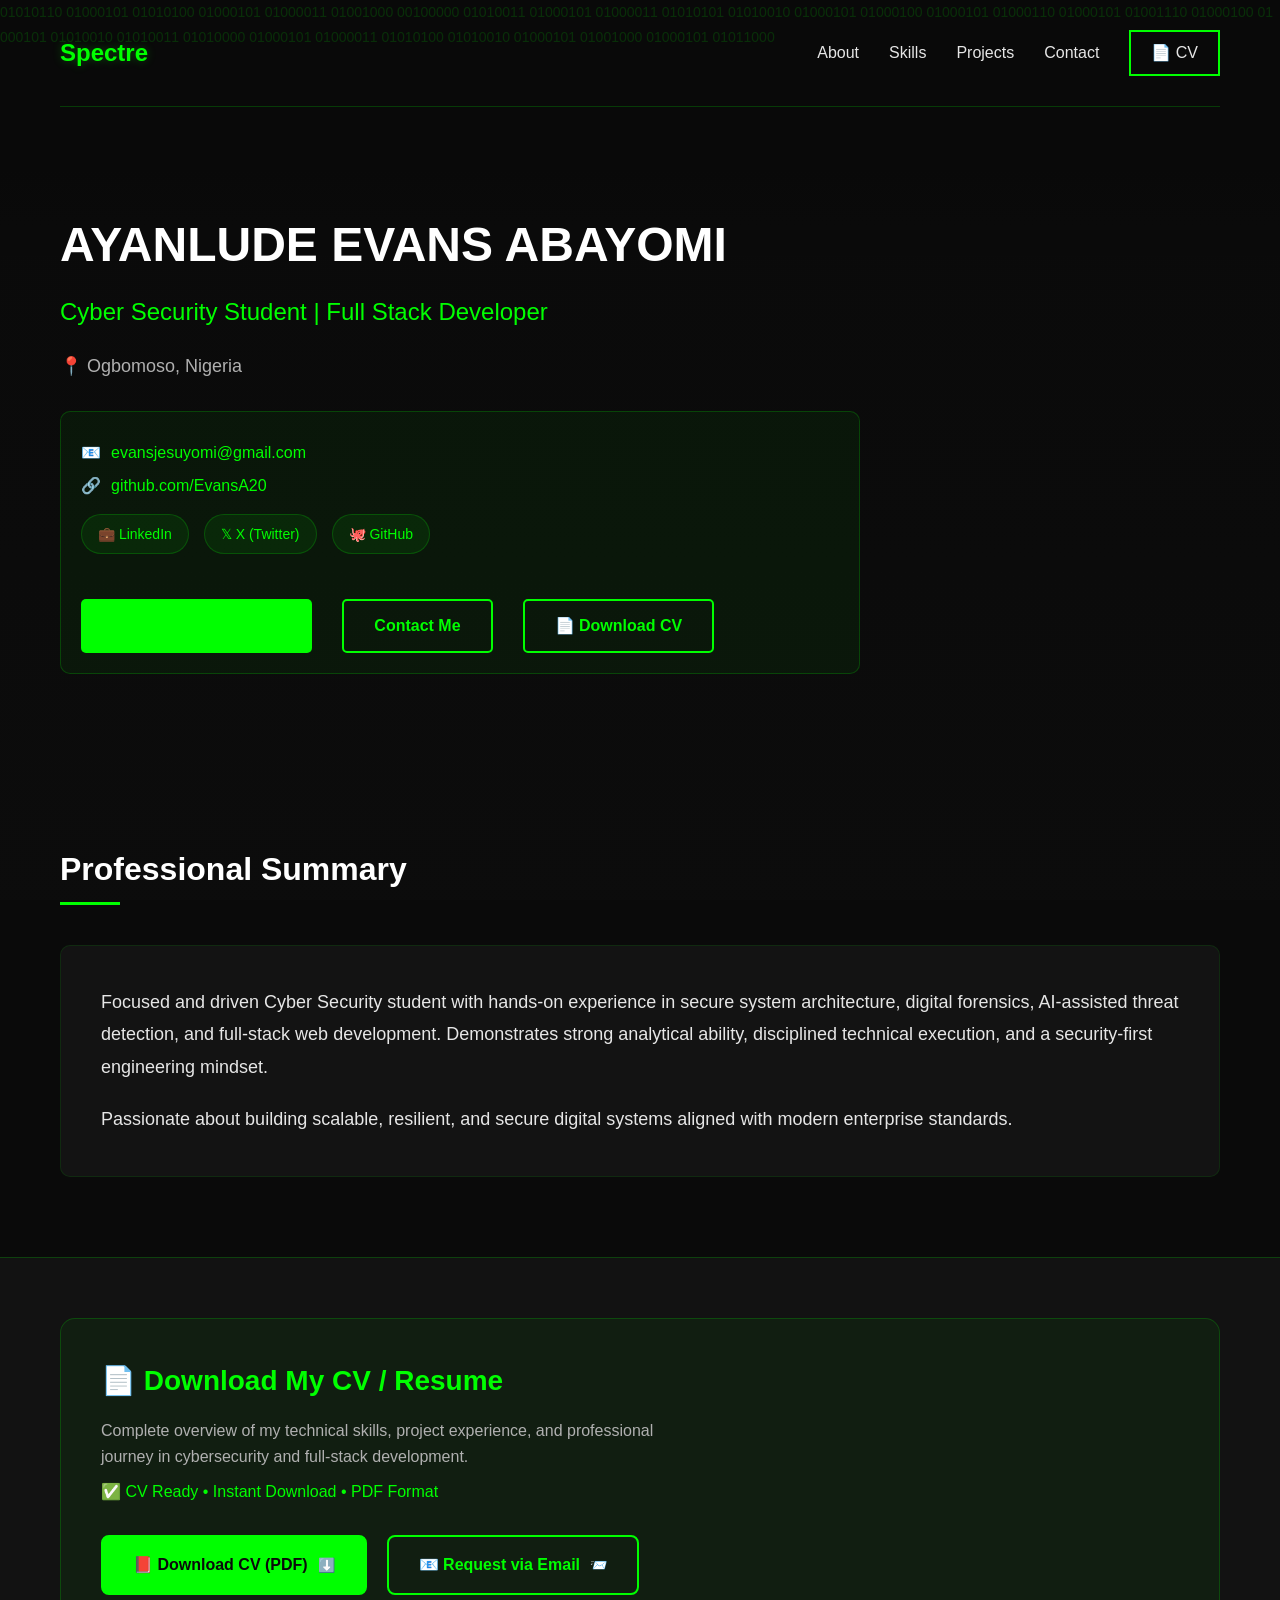
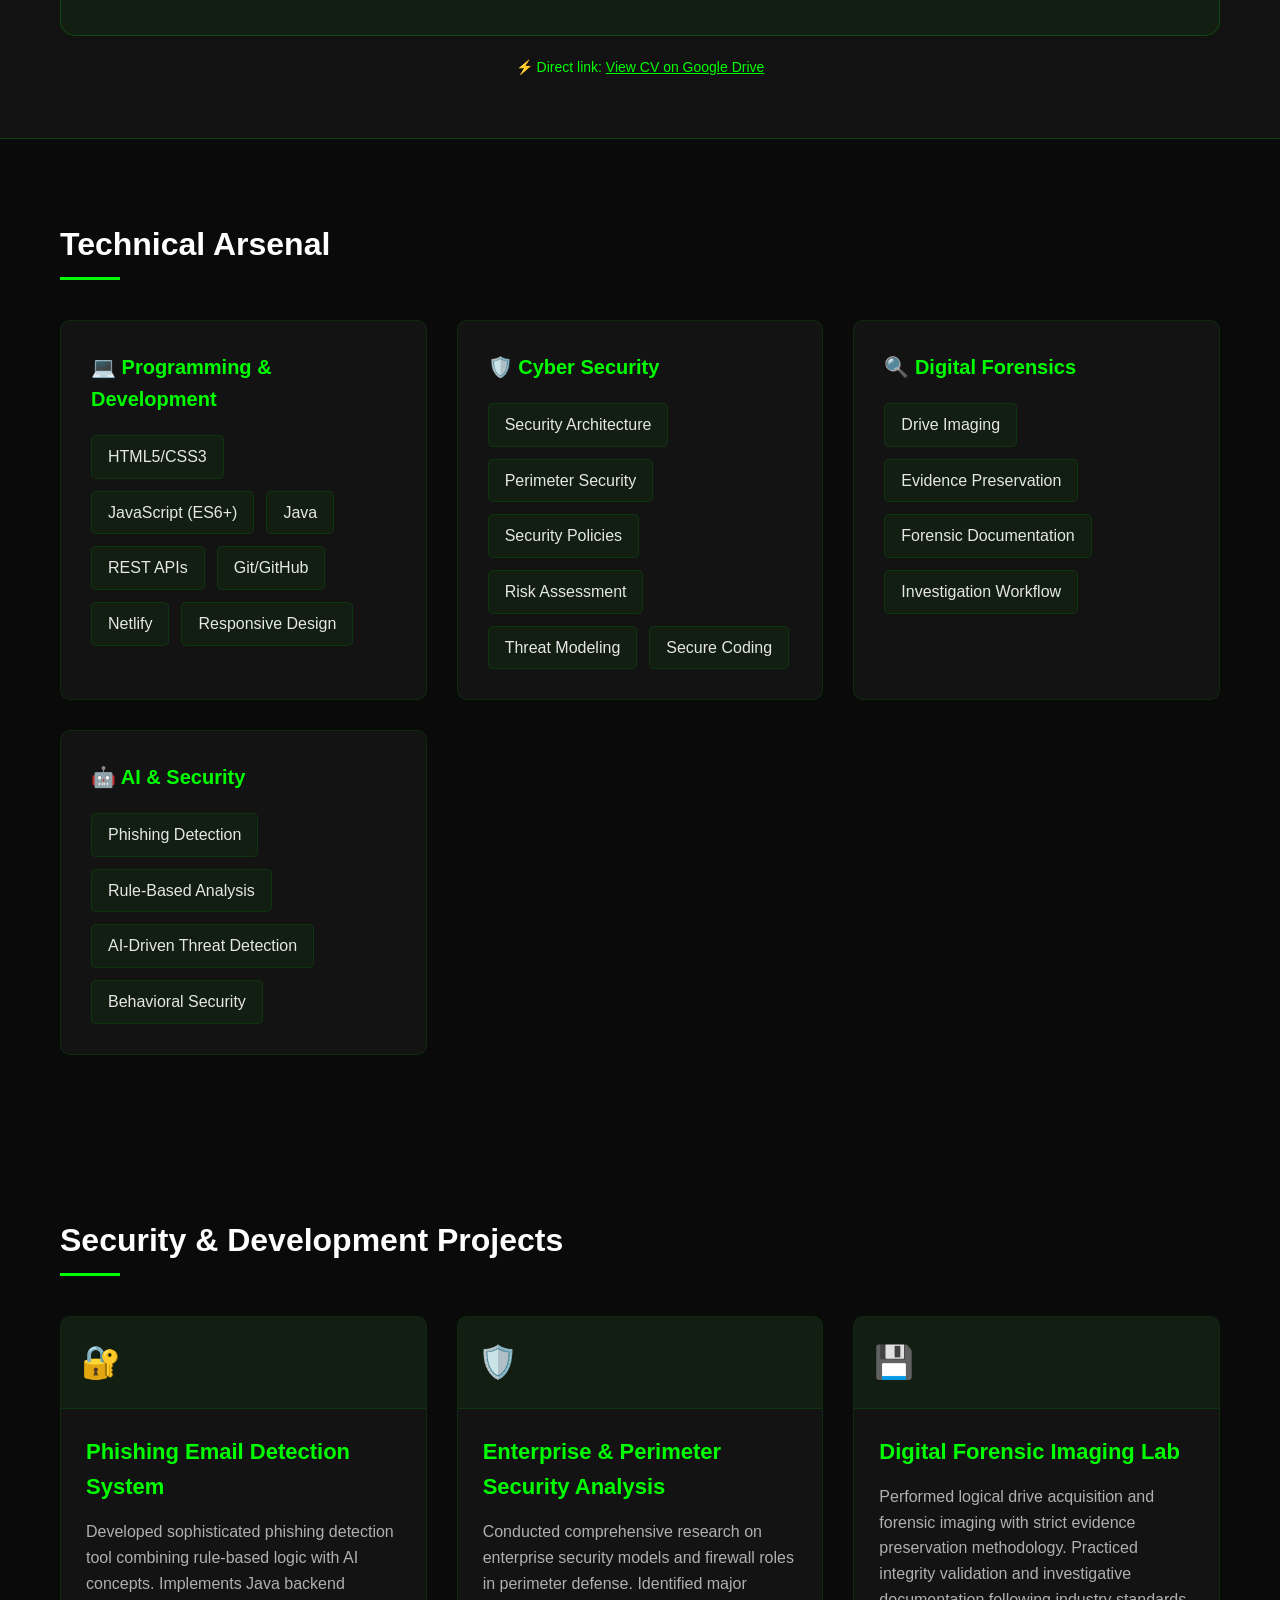
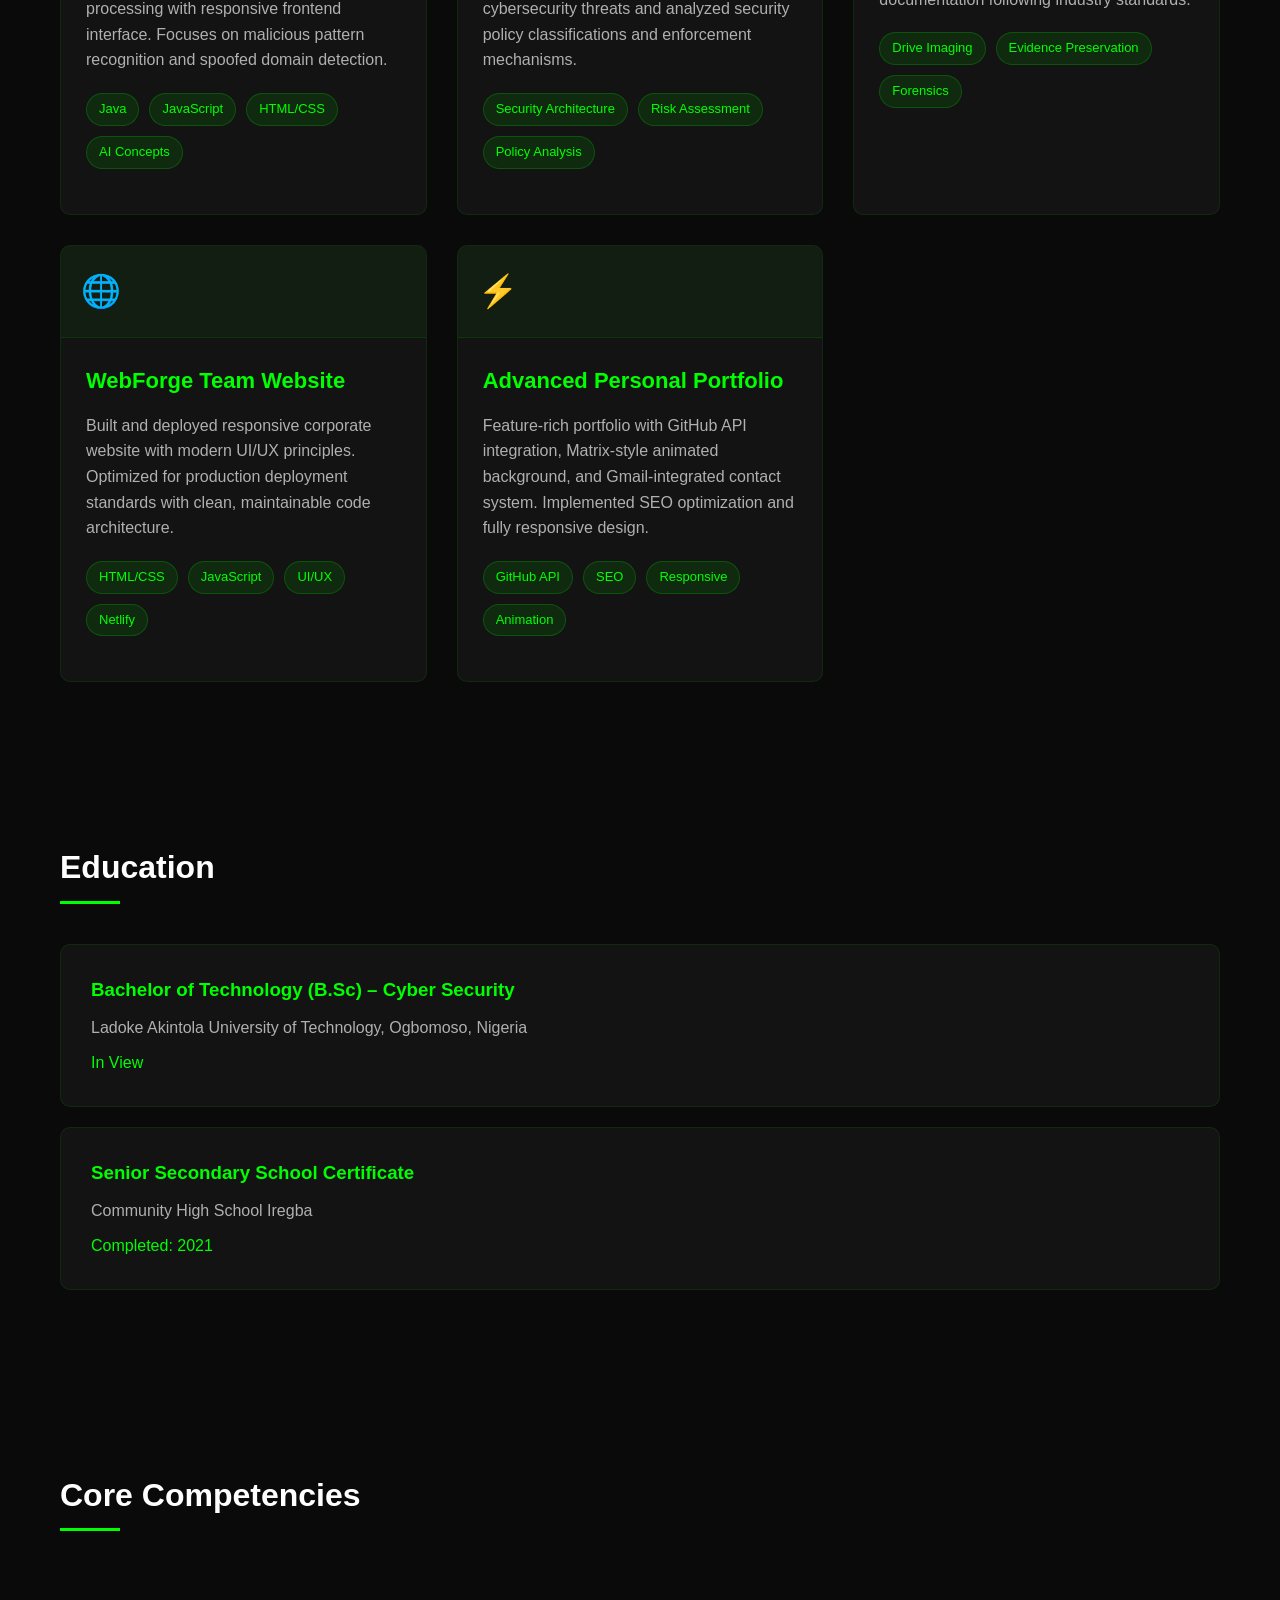
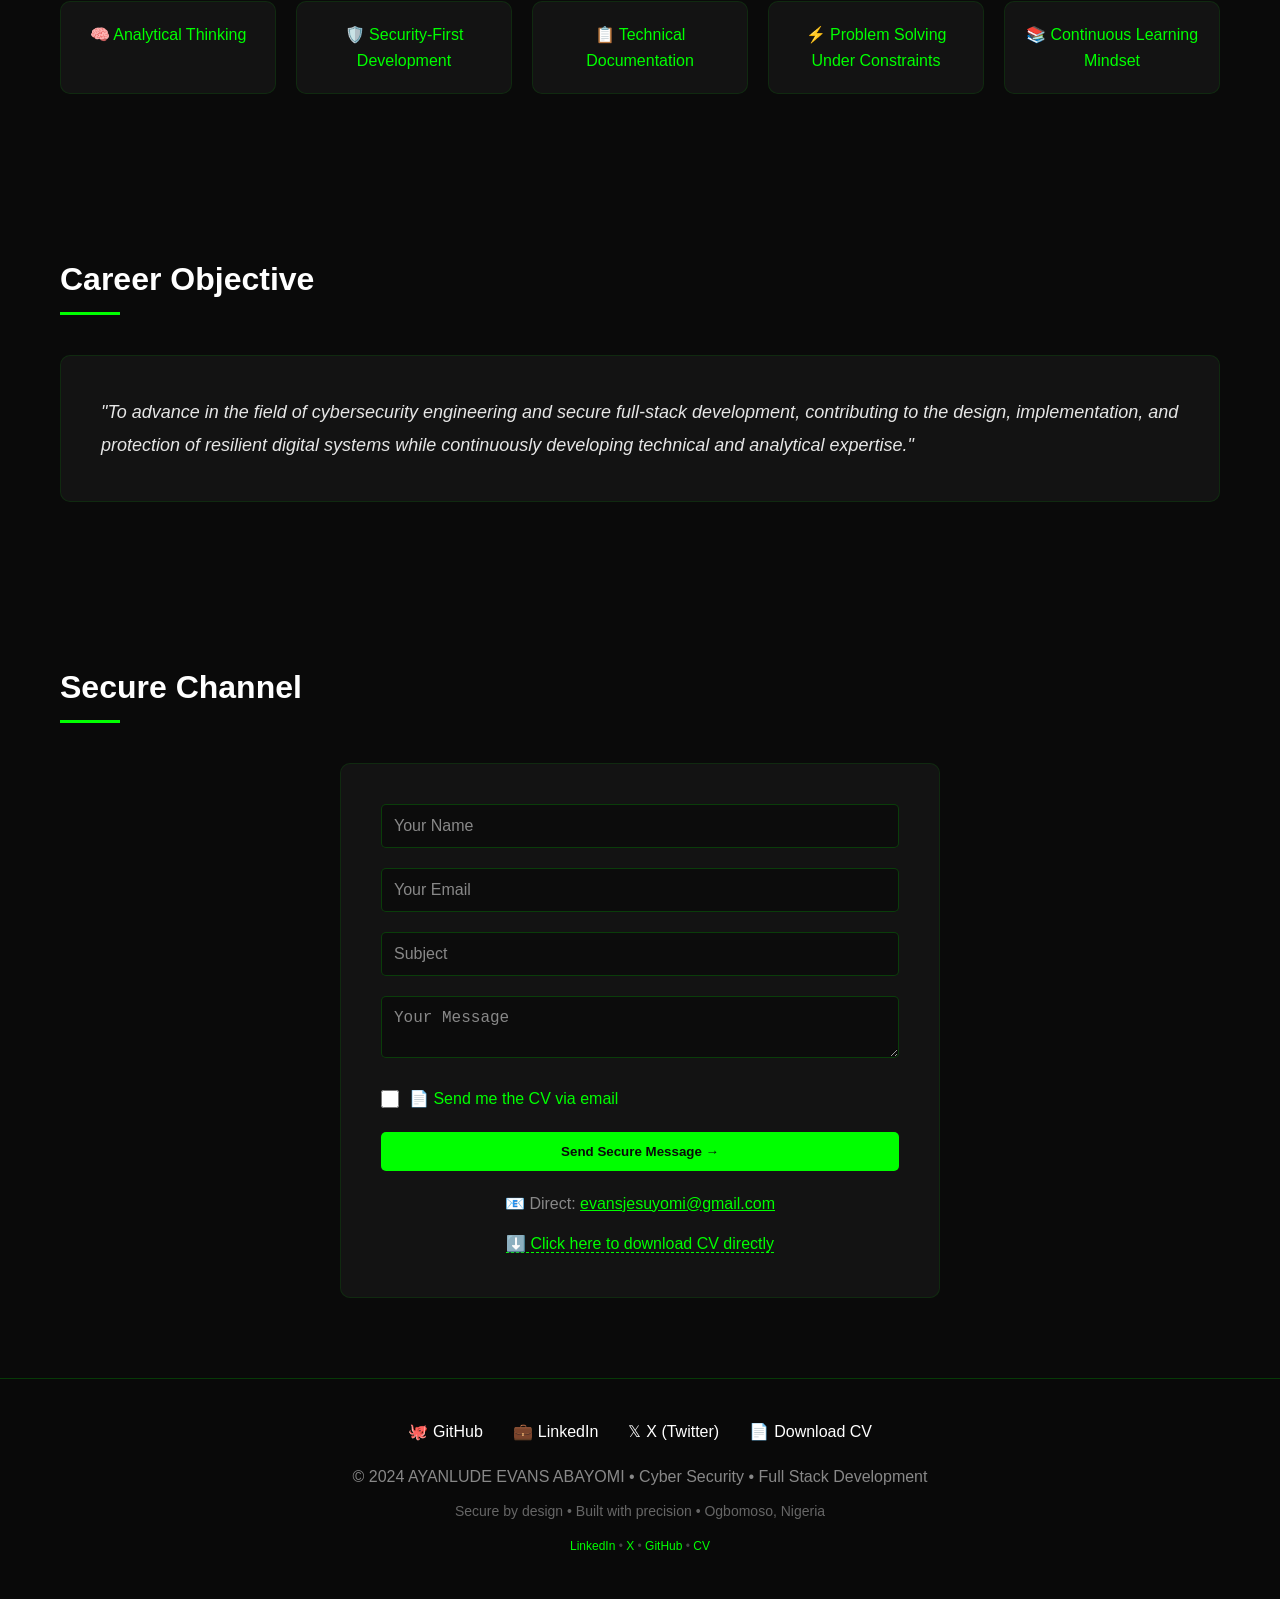
<file: index.html>
<!DOCTYPE html>
<html lang="en">
<head>
    <meta charset="UTF-8">
    <meta name="viewport" content="width=device-width, initial-scale=1.0">
    <title>AYANLUDE EVANS ABAYOMI | Cyber Security & Full Stack Developer</title>
    <style>
        * {
            margin: 0;
            padding: 0;
            box-sizing: border-box;
        }

        body {
            font-family: 'Inter', -apple-system, BlinkMacSystemFont, 'Segoe UI', Roboto, Oxygen, Ubuntu, sans-serif;
            line-height: 1.6;
            color: #e6e6e6;
            background: #0a0a0a;
        }

        .container {
            max-width: 1200px;
            margin: 0 auto;
            padding: 0 20px;
        }

        /* Matrix-style animated background */
        .matrix-bg {
            position: fixed;
            top: 0;
            left: 0;
            width: 100%;
            height: 100%;
            z-index: -1;
            opacity: 0.15;
            background: linear-gradient(180deg, #0a0a0a 0%, #1a1a1a 100%);
        }

        .matrix-bg::before {
            content: "01010110 01000101 01010100 01000101 01000011 01001000 00100000 01010011 01000101 01000011 01010101 01010010 01000101 01000100 01000101 01000110 01000101 01001110 01000100 01000101 01010010 01010011 01010000 01000101 01000011 01010100 01010010 01000101 01001000 01000101 01011000";
            position: absolute;
            color: #00ff00;
            font-size: 14px;
            line-height: 1.8;
            white-space: pre-wrap;
            word-break: break-all;
            animation: matrix 20s linear infinite;
        }

        @keyframes matrix {
            0% { transform: translateY(-100%); }
            100% { transform: translateY(100%); }
        }

        /* Navigation */
        nav {
            padding: 30px 0;
            display: flex;
            justify-content: space-between;
            align-items: center;
            border-bottom: 1px solid rgba(0, 255, 0, 0.2);
        }

        .logo {
            font-size: 24px;
            font-weight: 700;
            text-decoration: none;
            color: #00ff00;
            text-shadow: 0 0 10px rgba(0, 255, 0, 0.3);
        }

        .nav-links {
            display: flex;
            gap: 30px;
            align-items: center;
        }

        .nav-links a {
            text-decoration: none;
            color: #e6e6e6;
            transition: color 0.3s;
            font-weight: 500;
        }

        .nav-links a:hover {
            color: #00ff00;
        }

        /* Buttons */
        .btn {
            display: inline-block;
            padding: 12px 30px;
            background: #00ff00;
            color: #0a0a0a;
            text-decoration: none;
            border-radius: 5px;
            transition: all 0.3s;
            border: none;
            cursor: pointer;
            font-weight: 600;
            margin-right: 15px;
        }

        .btn:hover {
            background: #00cc00;
            box-shadow: 0 0 20px rgba(0, 255, 0, 0.3);
        }

        .btn-outline {
            background: transparent;
            border: 2px solid #00ff00;
            color: #00ff00;
        }

        .btn-outline:hover {
            background: #00ff00;
            color: #0a0a0a;
        }

        .btn-cv {
            background: transparent;
            border: 2px solid #00ff00;
            color: #00ff00;
            display: inline-flex;
            align-items: center;
            gap: 8px;
        }

        .btn-cv:hover {
            background: #00ff00;
            color: #0a0a0a;
        }

        /* Hero Section */
        .hero {
            padding: 100px 0 60px;
            text-align: left;
        }

        .hero-content {
            max-width: 800px;
        }

        .hero h1 {
            font-size: 48px;
            margin-bottom: 10px;
            color: #fff;
            font-weight: 700;
        }

        .hero h2 {
            font-size: 24px;
            color: #00ff00;
            margin-bottom: 20px;
            font-weight: 500;
        }

        .hero .location {
            color: #b0b0b0;
            margin-bottom: 20px;
            font-size: 18px;
        }

        .contact-info {
            background: rgba(0, 255, 0, 0.05);
            padding: 20px;
            border-radius: 10px;
            border: 1px solid rgba(0, 255, 0, 0.2);
            margin: 30px 0;
        }

        .contact-info p {
            margin: 8px 0;
            display: flex;
            align-items: center;
            gap: 10px;
        }

        .contact-info a {
            color: #00ff00;
            text-decoration: none;
            transition: all 0.3s;
        }

        .contact-info a:hover {
            color: #fff;
            text-decoration: underline;
        }

        .button-group {
            display: flex;
            flex-wrap: wrap;
            gap: 15px;
            margin-top: 30px;
        }

        /* Social Badges */
        .social-badges {
            display: flex;
            gap: 15px;
            margin-top: 15px;
            flex-wrap: wrap;
        }

        .social-badge {
            display: inline-flex;
            align-items: center;
            gap: 8px;
            background: rgba(0, 255, 0, 0.08);
            padding: 8px 16px;
            border-radius: 30px;
            border: 1px solid rgba(0, 255, 0, 0.2);
            color: #e6e6e6;
            text-decoration: none;
            transition: all 0.3s;
            font-size: 14px;
        }

        .social-badge:hover {
            background: #00ff00;
            color: #0a0a0a;
            border-color: #00ff00;
        }

        /* CV Section */
        .cv-section {
            background: rgba(20, 20, 20, 0.95);
            padding: 60px 0;
            border-top: 1px solid rgba(0, 255, 0, 0.2);
            border-bottom: 1px solid rgba(0, 255, 0, 0.2);
        }

        .cv-card {
            display: flex;
            align-items: center;
            justify-content: space-between;
            flex-wrap: wrap;
            gap: 30px;
            background: rgba(0, 255, 0, 0.05);
            padding: 40px;
            border-radius: 15px;
            border: 1px solid rgba(0, 255, 0, 0.2);
        }

        .cv-info h3 {
            font-size: 28px;
            color: #00ff00;
            margin-bottom: 15px;
        }

        .cv-info p {
            color: #b0b0b0;
            font-size: 16px;
            max-width: 600px;
        }

        .cv-download-options {
            display: flex;
            gap: 20px;
            flex-wrap: wrap;
        }

        .download-btn {
            display: inline-flex;
            align-items: center;
            gap: 10px;
            padding: 15px 30px;
            background: #00ff00;
            color: #0a0a0a;
            text-decoration: none;
            border-radius: 8px;
            font-weight: 600;
            transition: all 0.3s;
            border: 2px solid #00ff00;
        }

        .download-btn:hover {
            background: transparent;
            color: #00ff00;
            box-shadow: 0 0 20px rgba(0, 255, 0, 0.2);
        }

        .download-btn-outline {
            background: transparent;
            color: #00ff00;
            border: 2px solid #00ff00;
        }

        .download-btn-outline:hover {
            background: #00ff00;
            color: #0a0a0a;
        }

        /* Sections */
        .section {
            padding: 80px 0;
        }

        .section-title {
            font-size: 32px;
            margin-bottom: 50px;
            color: #fff;
            position: relative;
            display: inline-block;
        }

        .section-title::after {
            content: '';
            position: absolute;
            bottom: -10px;
            left: 0;
            width: 60px;
            height: 3px;
            background: #00ff00;
        }

        /* Cards */
        .projects-grid {
            display: grid;
            grid-template-columns: repeat(auto-fit, minmax(350px, 1fr));
            gap: 30px;
        }

        .project-card {
            background: rgba(20, 20, 20, 0.9);
            border-radius: 10px;
            overflow: hidden;
            border: 1px solid rgba(0, 255, 0, 0.1);
            transition: transform 0.3s, border-color 0.3s;
        }

        .project-card:hover {
            transform: translateY(-5px);
            border-color: #00ff00;
        }

        .project-header {
            background: rgba(0, 255, 0, 0.05);
            padding: 20px;
            border-bottom: 1px solid rgba(0, 255, 0, 0.1);
        }

        .project-icon {
            font-size: 32px;
        }

        .project-content {
            padding: 25px;
        }

        .project-title {
            font-size: 22px;
            margin-bottom: 15px;
            color: #00ff00;
        }

        .project-description {
            color: #b0b0b0;
            margin-bottom: 20px;
        }

        .project-tags {
            display: flex;
            flex-wrap: wrap;
            gap: 10px;
            margin-bottom: 20px;
        }

        .tag {
            background: rgba(0, 255, 0, 0.1);
            padding: 5px 12px;
            border-radius: 20px;
            font-size: 13px;
            color: #00ff00;
            border: 1px solid rgba(0, 255, 0, 0.2);
        }

        /* Skills Section */
        .skills-container {
            display: grid;
            grid-template-columns: repeat(auto-fit, minmax(300px, 1fr));
            gap: 30px;
        }

        .skill-category {
            background: rgba(20, 20, 20, 0.9);
            padding: 30px;
            border-radius: 10px;
            border: 1px solid rgba(0, 255, 0, 0.1);
        }

        .skill-category h3 {
            color: #00ff00;
            margin-bottom: 20px;
            font-size: 20px;
        }

        .skill-items {
            display: flex;
            flex-wrap: wrap;
            gap: 12px;
        }

        .skill-item {
            background: rgba(0, 255, 0, 0.05);
            padding: 8px 16px;
            border-radius: 5px;
            color: #e6e6e6;
            border: 1px solid rgba(0, 255, 0, 0.1);
        }

        /* Competencies */
        .competencies-grid {
            display: grid;
            grid-template-columns: repeat(auto-fit, minmax(200px, 1fr));
            gap: 20px;
            margin-top: 30px;
        }

        .competency-item {
            background: rgba(20, 20, 20, 0.9);
            padding: 20px;
            border-radius: 10px;
            text-align: center;
            border: 1px solid rgba(0, 255, 0, 0.1);
            color: #00ff00;
            font-weight: 500;
            transition: all 0.3s;
        }

        .competency-item:hover {
            border-color: #00ff00;
            transform: scale(1.05);
        }

        /* Education */
        .education-item {
            background: rgba(20, 20, 20, 0.9);
            padding: 30px;
            border-radius: 10px;
            border: 1px solid rgba(0, 255, 0, 0.1);
            margin-bottom: 20px;
            transition: border-color 0.3s;
        }

        .education-item:hover {
            border-color: #00ff00;
        }

        .education-item h3 {
            color: #00ff00;
            margin-bottom: 10px;
        }

        .education-item .meta {
            color: #b0b0b0;
            margin-bottom: 10px;
        }

        /* Contact Form */
        .contact-form {
            max-width: 600px;
            margin: 0 auto;
            background: rgba(20, 20, 20, 0.9);
            padding: 40px;
            border-radius: 10px;
            border: 1px solid rgba(0, 255, 0, 0.1);
        }

        .form-group {
            margin-bottom: 20px;
        }

        .form-group input,
        .form-group textarea {
            width: 100%;
            padding: 12px;
            background: rgba(0, 0, 0, 0.3);
            border: 1px solid rgba(0, 255, 0, 0.2);
            border-radius: 5px;
            font-size: 16px;
            color: #fff;
        }

        .form-group input:focus,
        .form-group textarea:focus {
            outline: none;
            border-color: #00ff00;
        }

        .form-group input::placeholder,
        .form-group textarea::placeholder {
            color: #888;
        }

        /* Footer */
        footer {
            background: rgba(10, 10, 10, 0.95);
            padding: 40px 0;
            text-align: center;
            border-top: 1px solid rgba(0, 255, 0, 0.2);
        }

        .social-links {
            display: flex;
            justify-content: center;
            gap: 30px;
            margin-bottom: 20px;
            flex-wrap: wrap;
        }

        .social-links a {
            color: #fff;
            text-decoration: none;
            transition: color 0.3s;
            display: flex;
            align-items: center;
            gap: 5px;
        }

        .social-links a:hover {
            color: #00ff00;
        }

        /* DOB Badge */
        .dob-badge {
            display: inline-block;
            background: rgba(0, 255, 0, 0.1);
            padding: 5px 15px;
            border-radius: 20px;
            color: #00ff00;
            font-size: 14px;
            border: 1px solid rgba(0, 255, 0, 0.2);
            margin-top: 10px;
        }

        /* Responsive */
        @media (max-width: 768px) {
            .hero h1 {
                font-size: 36px;
            }

            .nav-links {
                display: none;
            }

            .projects-grid {
                grid-template-columns: 1fr;
            }
            
            .social-badges {
                flex-direction: column;
            }

            .cv-card {
                flex-direction: column;
                text-align: center;
            }

            .cv-download-options {
                justify-content: center;
            }
        }
    </style>
</head>
<body>
    <div class="matrix-bg"></div>

    <!-- Navigation -->
    <div class="container">
        <nav>
            <a href="#" class="logo">Spectre</a>
            <div class="nav-links">
                <a href="#about">About</a>
                <a href="#skills">Skills</a>
                <a href="#projects">Projects</a>
                <a href="#contact">Contact</a>
                <a href="#cv" class="btn-cv" style="padding: 8px 20px;">📄 CV</a>
            </div>
        </nav>
    </div>

    <!-- Hero Section -->
    <section class="hero">
        <div class="container">
            <div class="hero-content">
                <h1>AYANLUDE EVANS ABAYOMI</h1>
                <h2>Cyber Security Student | Full Stack Developer</h2>
                <p class="location">📍 Ogbomoso, Nigeria</p>
                
                <div class="contact-info">
                    <p>📧 <a href="mailto:evansjesuyomi@gmail.com">evansjesuyomi@gmail.com</a></p>
                    <p>🔗 <a href="https://github.com/EvansA20" target="_blank">github.com/EvansA20</a></p>
                    
                    <!-- Social Badges -->
                    <div class="social-badges">
                        <a href="https://www.linkedin.com/in/evans-ayanlude-7194b833b" target="_blank" class="social-badge">
                            💼 LinkedIn
                        </a>
                        <a href="https://x.com/Spectrehex001" target="_blank" class="social-badge">
                            𝕏 X (Twitter)
                        </a>
                        <a href="https://github.com/EvansA20" target="_blank" class="social-badge">
                            🐙 GitHub
                        </a>

                <div class="button-group">
                    <a href="#projects" class="btn">View Security Projects</a>
                    <a href="#contact" class="btn btn-outline">Contact Me</a>
                    <a href="https://drive.google.com/file/d/1PkpEPQLUxdyVmw-qeee0azGL5Zuk8sTj/view?usp=drivesdk" 
                       class="btn btn-cv" 
                       target="_blank">
                        📄 Download CV
                    </a>
                </div>
            </div>
        </div>
    </section>

    <!-- Professional Summary -->
    <section id="about" class="section">
        <div class="container">
            <h2 class="section-title">Professional Summary</h2>
            <div style="background: rgba(20, 20, 20, 0.9); padding: 40px; border-radius: 10px; border: 1px solid rgba(0, 255, 0, 0.1);">
                <p style="font-size: 18px; color: #e6e6e6; line-height: 1.8;">
                    Focused and driven Cyber Security student with hands-on experience in secure system architecture, 
                    digital forensics, AI-assisted threat detection, and full-stack web development. Demonstrates strong 
                    analytical ability, disciplined technical execution, and a security-first engineering mindset.
                </p>
                <p style="font-size: 18px; color: #e6e6e6; line-height: 1.8; margin-top: 20px;">
                    Passionate about building scalable, resilient, and secure digital systems aligned with modern enterprise standards.
                </p>
            </div>
        </div>
    </section>

    <!-- CV Download Section - LIVE with your Google Drive link -->
    <section id="cv" class="cv-section">
        <div class="container">
            <div class="cv-card">
                <div class="cv-info">
                    <h3>📄 Download My CV / Resume</h3>
                    <p>Complete overview of my technical skills, project experience, and professional journey in cybersecurity and full-stack development.</p>
                    <p style="margin-top: 10px; color: #00ff00;">✅ CV Ready • Instant Download • PDF Format</p>
                </div>
                <div class="cv-download-options">
                    <!-- LIVE Google Drive CV Download Link -->
                    <a href="https://drive.google.com/file/d/1PkpEPQLUxdyVmw-qeee0azGL5Zuk8sTj/view?usp=drivesdk" 
                       class="download-btn" 
                       target="_blank">
                        📕 Download CV (PDF)
                        <span style="font-size: 14px;">⬇️</span>
                    </a>
                    
                    <!-- Email Option -->
                    <a href="mailto:evansjesuyomi@gmail.com?subject=CV%20Request%20-%20AYANLUDE%20EVANS%20ABAYOMI&body=Hello%20Evans%2C%0A%0AI%20would%20like%20to%20request%20your%20CV.%0A%0AThanks!" 
                       class="download-btn download-btn-outline">
                        📧 Request via Email
                        <span style="font-size: 14px;">📨</span>
                    </a>
                </div>
            </div>
            <div style="text-align: center; margin-top: 20px;">
                <p style="color: #00ff00; font-size: 14px;">
                    ⚡ Direct link: <a href="https://drive.google.com/file/d/1PkpEPQLUxdyVmw-qeee0azGL5Zuk8sTj/view?usp=drivesdk" 
                                     style="color: #00ff00; text-decoration: underline;" 
                                     target="_blank">View CV on Google Drive</a>
                </p>
            </div>
        </div>
    </section>

    <!-- Technical Skills -->
    <section id="skills" class="section">
        <div class="container">
            <h2 class="section-title">Technical Arsenal</h2>
            <div class="skills-container">
                <div class="skill-category">
                    <h3>💻 Programming & Development</h3>
                    <div class="skill-items">
                        <span class="skill-item">HTML5/CSS3</span>
                        <span class="skill-item">JavaScript (ES6+)</span>
                        <span class="skill-item">Java</span>
                        <span class="skill-item">REST APIs</span>
                        <span class="skill-item">Git/GitHub</span>
                        <span class="skill-item">Netlify</span>
                        <span class="skill-item">Responsive Design</span>
                    </div>
                </div>

                <div class="skill-category">
                    <h3>🛡️ Cyber Security</h3>
                    <div class="skill-items">
                        <span class="skill-item">Security Architecture</span>
                        <span class="skill-item">Perimeter Security</span>
                        <span class="skill-item">Security Policies</span>
                        <span class="skill-item">Risk Assessment</span>
                        <span class="skill-item">Threat Modeling</span>
                        <span class="skill-item">Secure Coding</span>
                    </div>
                </div>

                <div class="skill-category">
                    <h3>🔍 Digital Forensics</h3>
                    <div class="skill-items">
                        <span class="skill-item">Drive Imaging</span>
                        <span class="skill-item">Evidence Preservation</span>
                        <span class="skill-item">Forensic Documentation</span>
                        <span class="skill-item">Investigation Workflow</span>
                    </div>
                </div>

                <div class="skill-category">
                    <h3>🤖 AI & Security</h3>
                    <div class="skill-items">
                        <span class="skill-item">Phishing Detection</span>
                        <span class="skill-item">Rule-Based Analysis</span>
                        <span class="skill-item">AI-Driven Threat Detection</span>
                        <span class="skill-item">Behavioral Security</span>
                    </div>
                </div>
            </div>
        </div>
    </section>

    <!-- Projects Section -->
    <section id="projects" class="section">
        <div class="container">
            <h2 class="section-title">Security & Development Projects</h2>
            <div class="projects-grid">
                <!-- Phishing Detection System -->
                <div class="project-card">
                    <div class="project-header">
                        <span class="project-icon">🔐</span>
                    </div>
                    <div class="project-content">
                        <h3 class="project-title">Phishing Email Detection System</h3>
                        <p class="project-description">
                            Developed sophisticated phishing detection tool combining rule-based logic with AI concepts. 
                            Implements Java backend processing with responsive frontend interface. Focuses on malicious 
                            pattern recognition and spoofed domain detection.
                        </p>
                        <div class="project-tags">
                            <span class="tag">Java</span>
                            <span class="tag">JavaScript</span>
                            <span class="tag">HTML/CSS</span>
                            <span class="tag">AI Concepts</span>
                        </div>
                    </div>
                </div>

                <!-- Enterprise Security Analysis -->
                <div class="project-card">
                    <div class="project-header">
                        <span class="project-icon">🛡️</span>
                    </div>
                    <div class="project-content">
                        <h3 class="project-title">Enterprise & Perimeter Security Analysis</h3>
                        <p class="project-description">
                            Conducted comprehensive research on enterprise security models and firewall roles in perimeter 
                            defense. Identified major cybersecurity threats and analyzed security policy classifications 
                            and enforcement mechanisms.
                        </p>
                        <div class="project-tags">
                            <span class="tag">Security Architecture</span>
                            <span class="tag">Risk Assessment</span>
                            <span class="tag">Policy Analysis</span>
                        </div>
                    </div>
                </div>

                <!-- Digital Forensic Imaging -->
                <div class="project-card">
                    <div class="project-header">
                        <span class="project-icon">💾</span>
                    </div>
                    <div class="project-content">
                        <h3 class="project-title">Digital Forensic Imaging Lab</h3>
                        <p class="project-description">
                            Performed logical drive acquisition and forensic imaging with strict evidence preservation 
                            methodology. Practiced integrity validation and investigative documentation following industry 
                            standards.
                        </p>
                        <div class="project-tags">
                            <span class="tag">Drive Imaging</span>
                            <span class="tag">Evidence Preservation</span>
                            <span class="tag">Forensics</span>
                        </div>
                    </div>
                </div>

                <!-- WebForge Team Website -->
                <div class="project-card">
                    <div class="project-header">
                        <span class="project-icon">🌐</span>
                    </div>
                    <div class="project-content">
                        <h3 class="project-title">WebForge Team Website</h3>
                        <p class="project-description">
                            Built and deployed responsive corporate website with modern UI/UX principles. Optimized for 
                            production deployment standards with clean, maintainable code architecture.
                        </p>
                        <div class="project-tags">
                            <span class="tag">HTML/CSS</span>
                            <span class="tag">JavaScript</span>
                            <span class="tag">UI/UX</span>
                            <span class="tag">Netlify</span>
                        </div>
                    </div>
                </div>

                <!-- Advanced Personal Portfolio -->
                <div class="project-card">
                    <div class="project-header">
                        <span class="project-icon">⚡</span>
                    </div>
                    <div class="project-content">
                        <h3 class="project-title">Advanced Personal Portfolio</h3>
                        <p class="project-description">
                            Feature-rich portfolio with GitHub API integration, Matrix-style animated background, 
                            and Gmail-integrated contact system. Implemented SEO optimization and fully responsive design.
                        </p>
                        <div class="project-tags">
                            <span class="tag">GitHub API</span>
                            <span class="tag">SEO</span>
                            <span class="tag">Responsive</span>
                            <span class="tag">Animation</span>
                        </div>
                    </div>
                </div>
            </div>
        </div>
    </section>

    <!-- Education -->
    <section class="section">
        <div class="container">
            <h2 class="section-title">Education</h2>
            <div class="education-item">
                <h3>Bachelor of Technology (B.Sc) – Cyber Security</h3>
                <p class="meta">Ladoke Akintola University of Technology, Ogbomoso, Nigeria</p>
                <p style="color: #00ff00;">In View</p>
            </div>
            <div class="education-item">
                <h3>Senior Secondary School Certificate</h3>
                <p class="meta">Community High School Iregba</p>
                <p style="color: #00ff00;">Completed: 2021</p>
            </div>
        </div>
    </section>

    <!-- Core Competencies -->
    <section class="section">
        <div class="container">
            <h2 class="section-title">Core Competencies</h2>
            <div class="competencies-grid">
                <div class="competency-item">🧠 Analytical Thinking</div>
                <div class="competency-item">🛡️ Security-First Development</div>
                <div class="competency-item">📋 Technical Documentation</div>
                <div class="competency-item">⚡ Problem Solving Under Constraints</div>
                <div class="competency-item">📚 Continuous Learning Mindset</div>
            </div>
        </div>
    </section>

    <!-- Career Objective -->
    <section class="section">
        <div class="container">
            <h2 class="section-title">Career Objective</h2>
            <div style="background: rgba(20, 20, 20, 0.9); padding: 40px; border-radius: 10px; border: 1px solid rgba(0, 255, 0, 0.1);">
                <p style="font-size: 18px; color: #e6e6e6; line-height: 1.8; font-style: italic;">
                    "To advance in the field of cybersecurity engineering and secure full-stack development, 
                    contributing to the design, implementation, and protection of resilient digital systems while 
                    continuously developing technical and analytical expertise."
                </p>
            </div>
        </div>
    </section>

    <!-- Contact Section -->
    <section id="contact" class="section">
        <div class="container">
            <h2 class="section-title">Secure Channel</h2>
            <div class="contact-form">
                <form action="https://formspree.io/f/your-form-id" method="POST">
                    <div class="form-group">
                        <input type="text" name="name" placeholder="Your Name" required>
                    </div>
                    <div class="form-group">
                        <input type="email" name="email" placeholder="Your Email" required>
                    </div>
                    <div class="form-group">
                        <input type="text" name="subject" placeholder="Subject">
                    </div>
                    <div class="form-group">
                        <textarea name="message" placeholder="Your Message" required></textarea>
                    </div>
                    <div class="form-group">
                        <label style="color: #00ff00; display: flex; align-items: center; gap: 10px; cursor: pointer;">
                            <input type="checkbox" name="cv_request" value="yes" style="width: 18px; height: 18px; cursor: pointer;">
                            📄 Send me the CV via email
                        </label>
                    </div>
                    <button type="submit" class="btn" style="width: 100%;">Send Secure Message →</button>
                </form>
                <p style="text-align: center; margin-top: 20px; color: #888;">
                    📧 Direct: <a href="mailto:evansjesuyomi@gmail.com" style="color: #00ff00;">evansjesuyomi@gmail.com</a>
                </p>
                <p style="text-align: center; margin-top: 15px;">
                    <a href="https://drive.google.com/file/d/1qngnxHjQSu48ZNuuaExGnS4qKSMGByAw/view?usp=drivesdk" 
                       style="color: #00ff00; text-decoration: none; border-bottom: 1px dashed #00ff00;" 
                       target="_blank">
                        ⬇️ Click here to download CV directly
                    </a>
                </p>
            </div>
        </div>
    </section>

    <!-- Footer -->
    <footer>
        <div class="container">
            <div class="social-links">
                <a href="https://github.com/EvansA20" target="_blank">
                    <span>🐙</span> GitHub
                </a>
                <a href="https://www.linkedin.com/in/evans-ayanlude-7194b833b" target="_blank">
                    <span>💼</span> LinkedIn
                </a>
                <a href="https://x.com/Spectrehex001" target="_blank">
                    <span>𝕏</span> X (Twitter)
                </a>
                <a href="https://drive.google.com/file/d/1qngnxHjQSu48ZNuuaExGnS4qKSMGByAw/view?usp=drivesdk" target="_blank">
                    <span>📄</span> Download CV
                </a>
            </div>
            <p style="color: #888;">© 2024 AYANLUDE EVANS ABAYOMI • Cyber Security • Full Stack Development</p>
            <p style="color: #666; margin-top: 10px; font-size: 14px;">
                Secure by design • Built with precision • Ogbomoso, Nigeria
            </p>
            <p style="color: #444; margin-top: 15px; font-size: 12px;">
                <a href="https://www.linkedin.com/in/evans-ayanlude-7194b833b" style="color: #00ff00; text-decoration: none;">LinkedIn</a> • 
                <a href="https://x.com/Spectrehex001" style="color: #00ff00; text-decoration: none;">X</a> • 
                <a href="https://github.com/EvansA20" style="color: #00ff00; text-decoration: none;">GitHub</a> • 
                <a href="https://drive.google.com/file/d/1qngnxHjQSu48ZNuuaExGnS4qKSMGByAw/view?usp=drivesdk" style="color: #00ff00; text-decoration: none;" target="_blank">CV</a>
            </p>
        </div>
    </footer>

    <script>
        // Smooth scrolling for navigation
        document.querySelectorAll('.nav-links a:not([href*="drive.google.com"])').forEach(link => {
            link.addEventListener('click', function(e) {
                if (this.getAttribute('href') && this.getAttribute('href').startsWith('#')) {
                    e.preventDefault();
                    const target = document.querySelector(this.getAttribute('href'));
                    if (target) {
                        target.scrollIntoView({ behavior: 'smooth' });
                    }
                }
            });
        });

        // Form handling
        document.querySelector('form').addEventListener('submit', function(e) {
            e.preventDefault();
            alert('✅ Message sent! I will get back to you soon.');
        });
    </script>
</body>
</html>
</file>
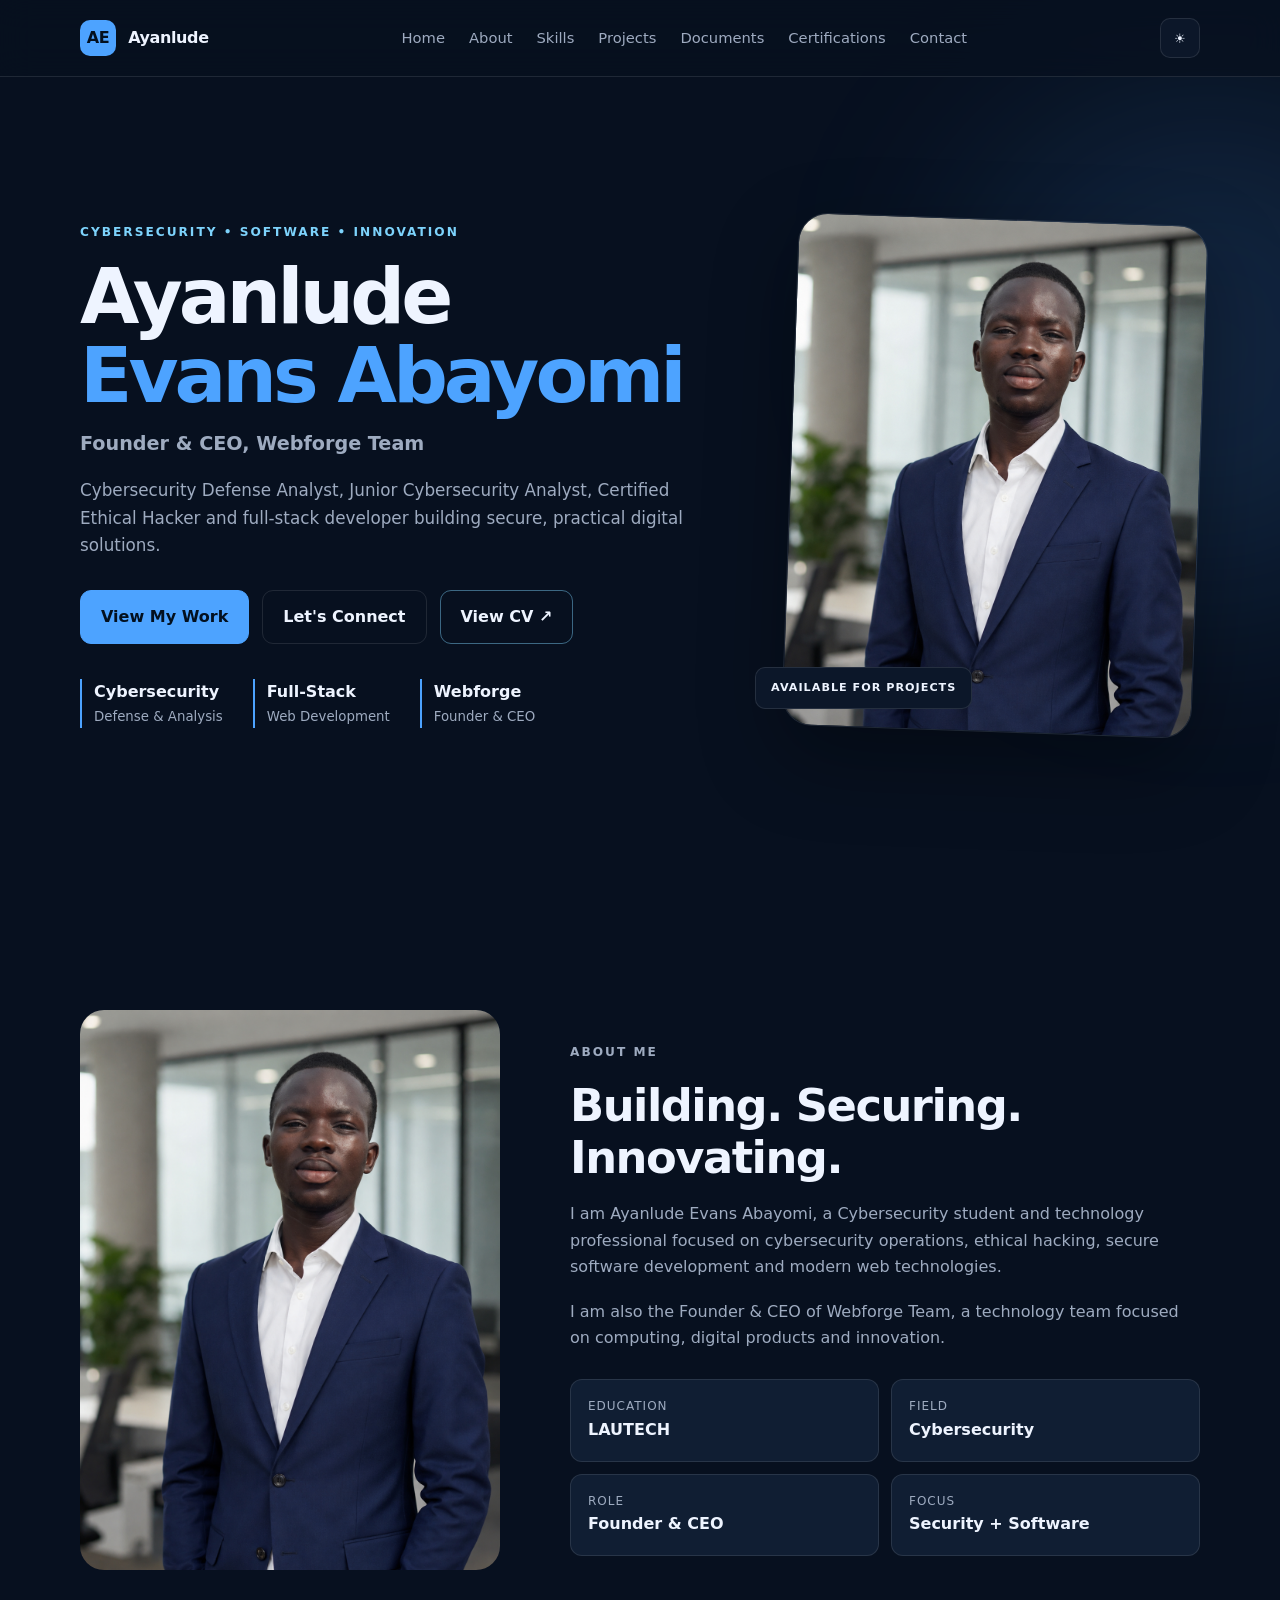
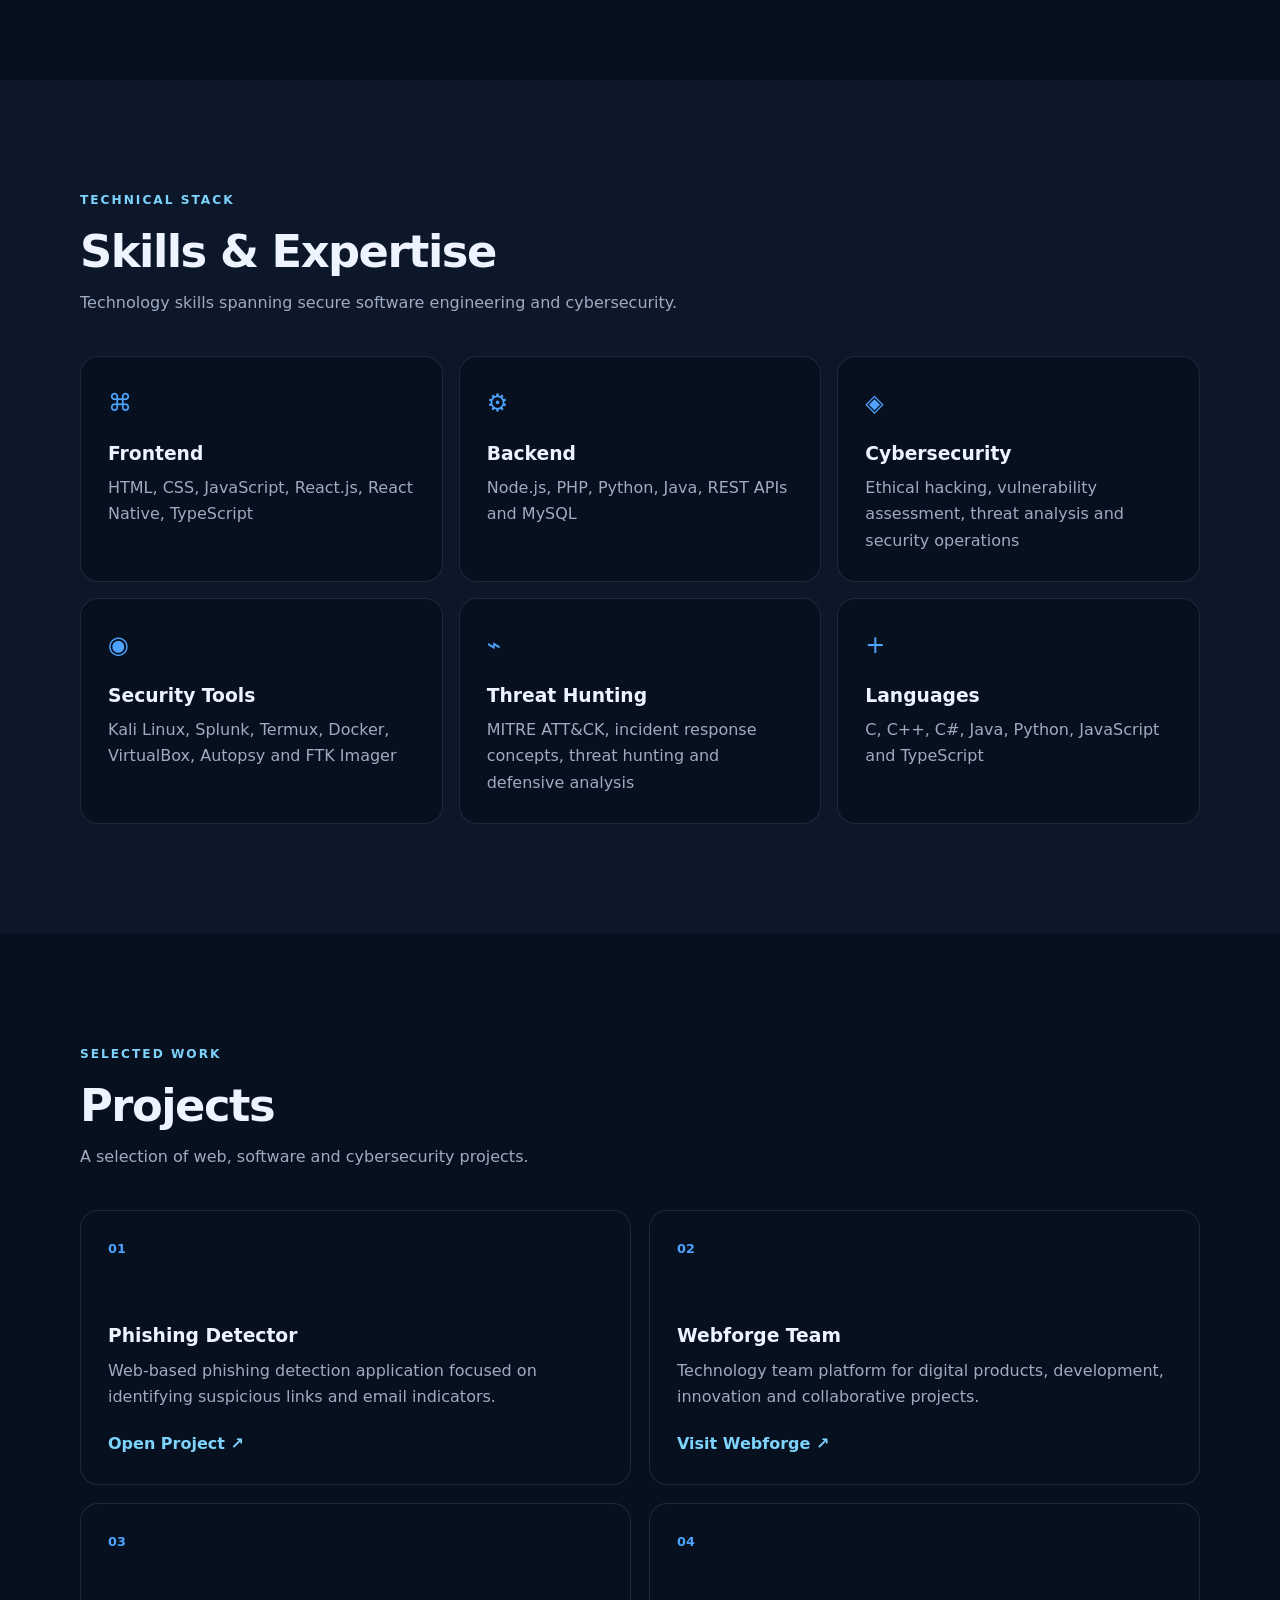
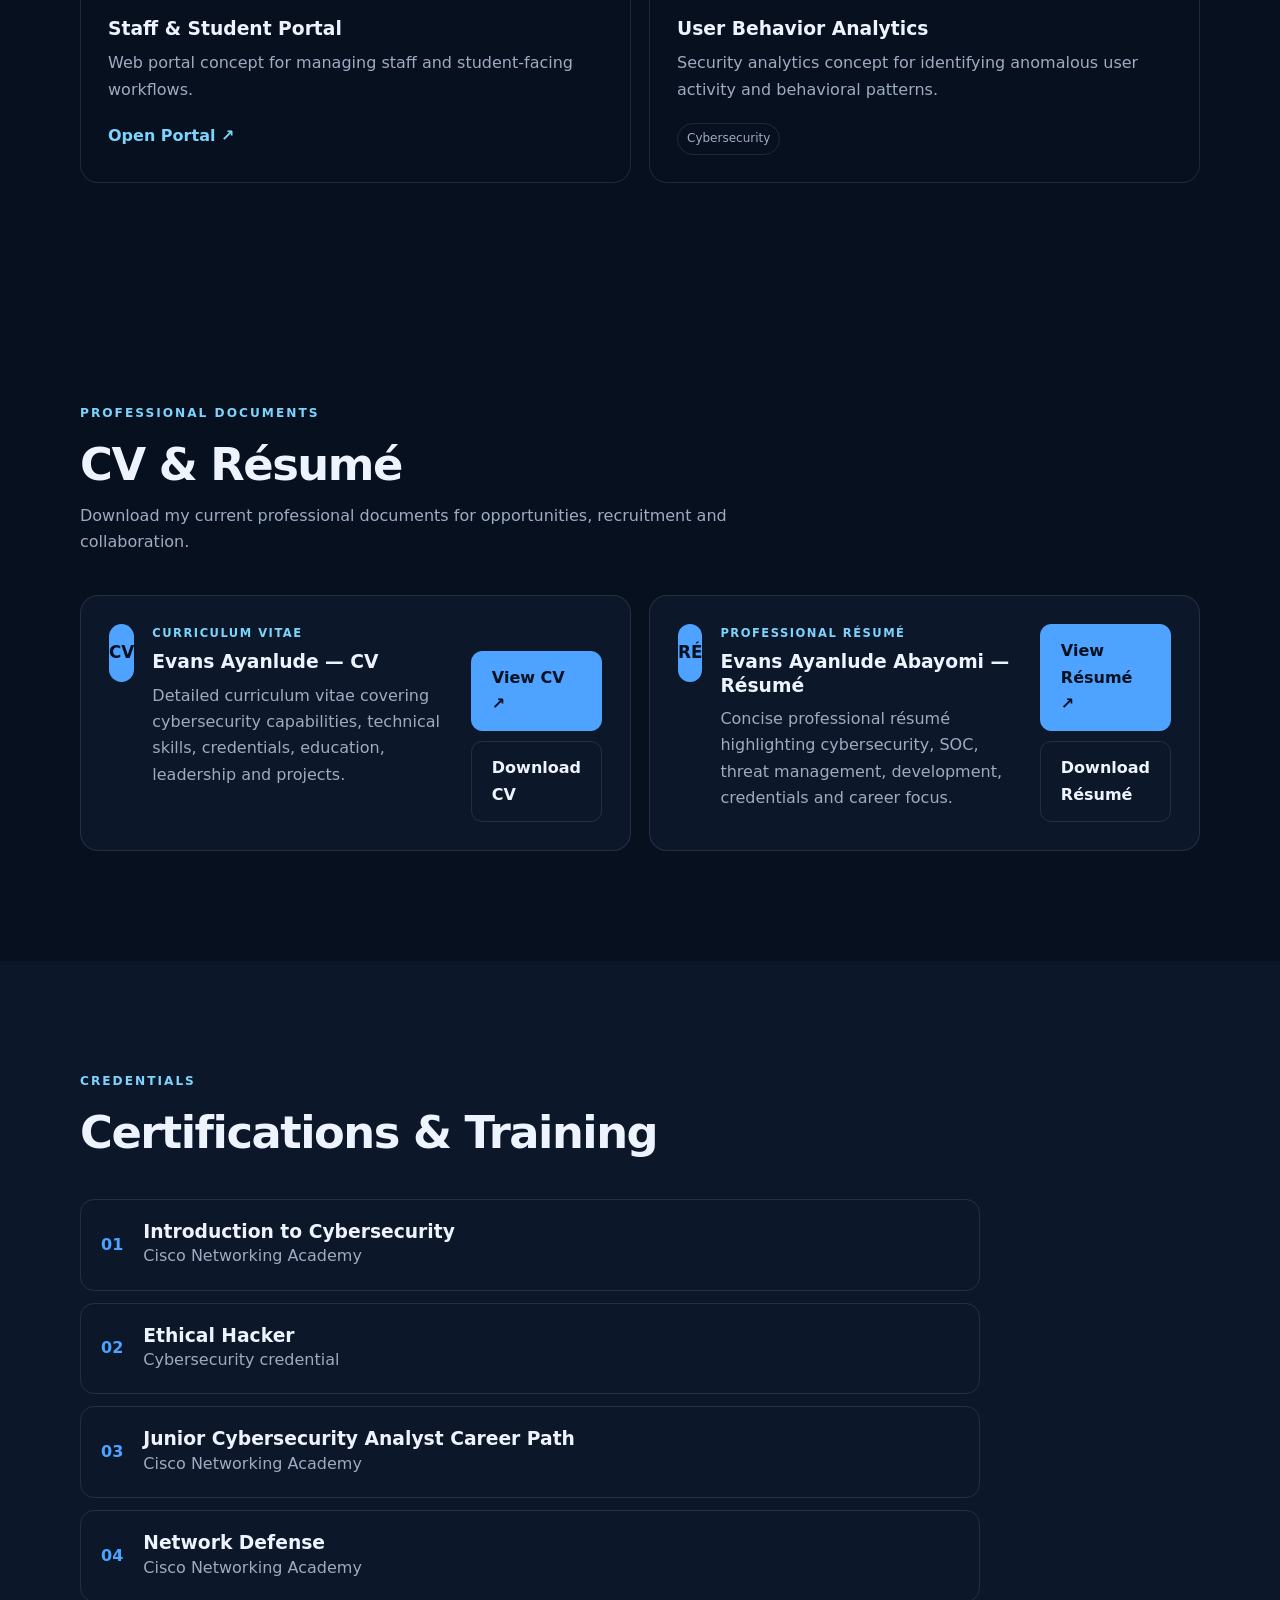
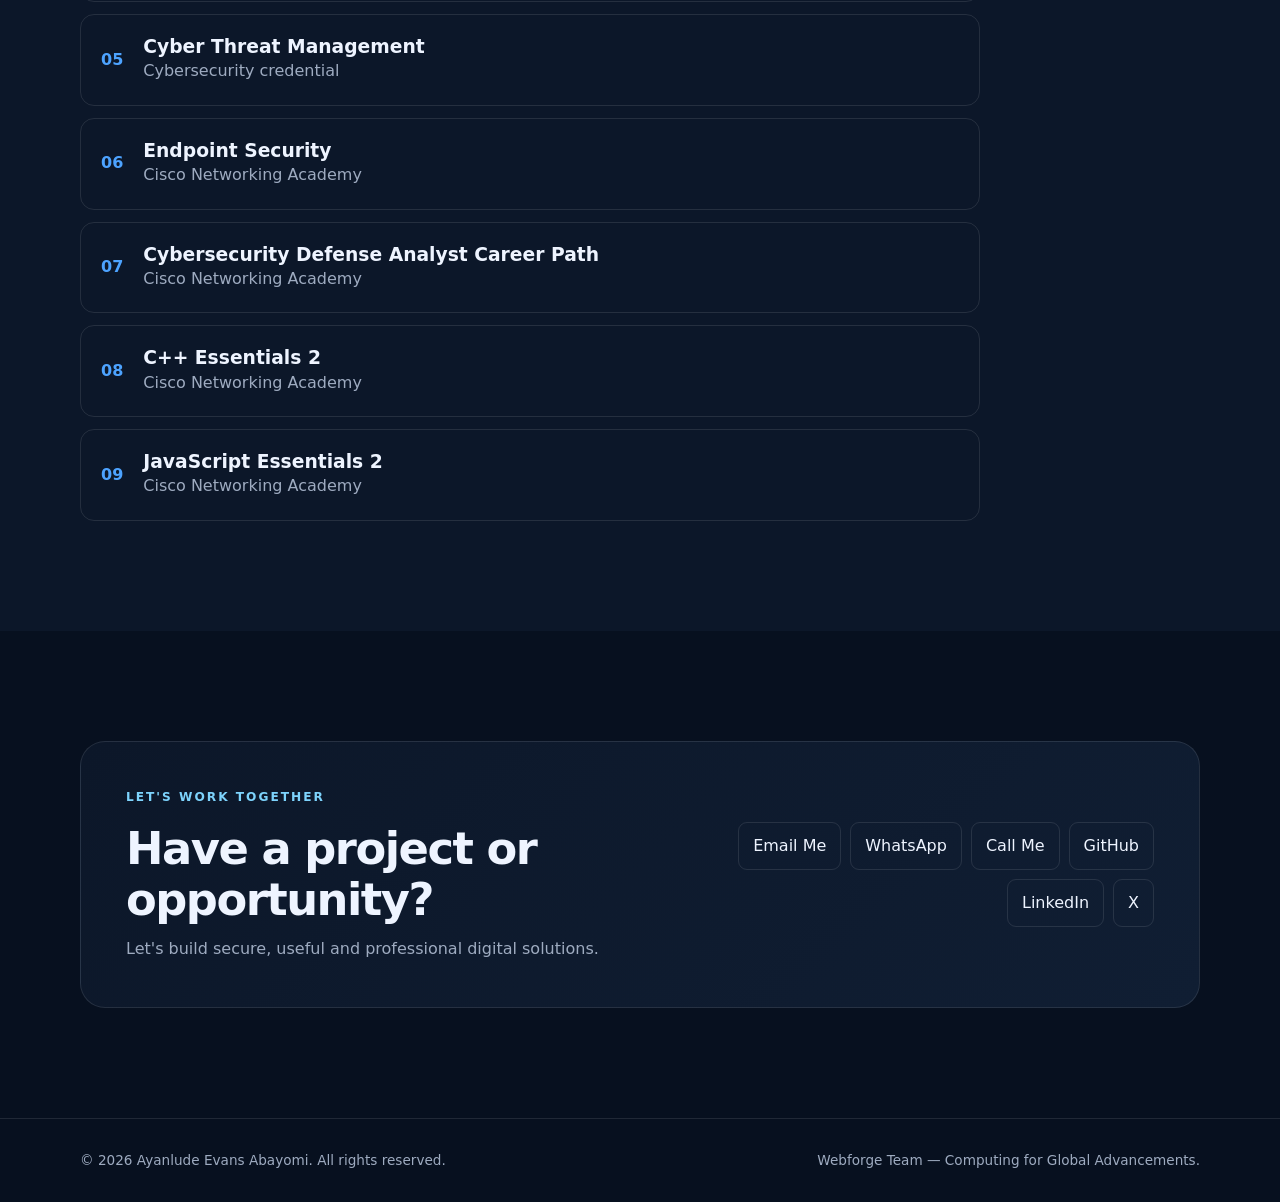
<file: new prot/index.html>
<!DOCTYPE html>
<html lang="en">
<head>
  <meta charset="UTF-8">
  <meta name="viewport" content="width=device-width, initial-scale=1.0">
  <meta name="description" content="Ayanlude Evans Abayomi — Founder & CEO of Webforge Team, Cybersecurity Defense Analyst and Full-Stack Developer.">
  <title>Ayanlude Evans Abayomi | Cybersecurity & Full-Stack Developer</title>
  <link rel="stylesheet" href="style.css">
</head>
<body>
  <header class="header">
    <nav class="nav container">
      <a class="logo" href="#home"><span>AE</span> Ayanlude</a>
      <button class="menu-toggle" aria-label="Toggle navigation">☰</button>
      <div class="nav-links">
        <a href="#home">Home</a>
        <a href="#about">About</a>
        <a href="#skills">Skills</a>
        <a href="#projects">Projects</a>
        <a href="#documents">Documents</a>
        <a href="#certifications">Certifications</a>
        <a href="#contact">Contact</a>
      </div>
      <button class="theme-toggle" aria-label="Toggle theme">☀</button>
    </nav>
  </header>

  <main>
    <section id="home" class="hero">
      <div class="hero-glow"></div>
      <div class="container hero-grid">
        <div class="hero-copy reveal">
          <p class="eyebrow">CYBERSECURITY • SOFTWARE • INNOVATION</p>
          <h1>Ayanlude <span>Evans Abayomi</span></h1>
          <h2>Founder & CEO, Webforge Team</h2>
          <p class="hero-text">
            Cybersecurity Defense Analyst, Junior Cybersecurity Analyst, Certified Ethical Hacker
            and full-stack developer building secure, practical digital solutions.
          </p>
          <div class="hero-actions">
            <a class="btn primary" href="#projects">View My Work</a>
            <a class="btn secondary" href="#contact">Let's Connect</a>
            <a class="btn document-btn" href="assets/Evans-Ayanlude-CV.pdf" target="_blank" rel="noopener">View CV ↗</a>
          </div>
          <div class="quick-stats">
            <div><strong>Cybersecurity</strong><small>Defense & Analysis</small></div>
            <div><strong>Full-Stack</strong><small>Web Development</small></div>
            <div><strong>Webforge</strong><small>Founder & CEO</small></div>
          </div>
        </div>

        <div class="hero-photo reveal">
          <div class="photo-frame">
            <img src="assets/profile.png" alt="Professional portrait of Ayanlude Evans Abayomi">
          </div>
          <div class="photo-badge">AVAILABLE FOR PROJECTS</div>
        </div>
      </div>
    </section>

    <section id="about" class="section">
      <div class="container two-col">
        <div class="section-photo reveal">
          <img src="assets/profile.png" alt="Ayanlude Evans Abayomi">
        </div>
        <div class="section-copy reveal">
          <p class="eyebrow">ABOUT ME</p>
          <h2>Building. Securing. Innovating.</h2>
          <p>
            I am Ayanlude Evans Abayomi, a Cybersecurity student and technology professional
            focused on cybersecurity operations, ethical hacking, secure software development
            and modern web technologies.
          </p>
          <p>
            I am also the Founder & CEO of Webforge Team, a technology team focused on
            computing, digital products and innovation.
          </p>
          <div class="info-grid">
            <div><span>Education</span><strong>LAUTECH</strong></div>
            <div><span>Field</span><strong>Cybersecurity</strong></div>
            <div><span>Role</span><strong>Founder & CEO</strong></div>
            <div><span>Focus</span><strong>Security + Software</strong></div>
          </div>
        </div>
      </div>
    </section>

    <section id="skills" class="section alt">
      <div class="container">
        <div class="section-heading reveal">
          <p class="eyebrow">TECHNICAL STACK</p>
          <h2>Skills & Expertise</h2>
          <p>Technology skills spanning secure software engineering and cybersecurity.</p>
        </div>
        <div class="skills-grid">
          <article class="card reveal"><span class="icon">⌘</span><h3>Frontend</h3><p>HTML, CSS, JavaScript, React.js, React Native, TypeScript</p></article>
          <article class="card reveal"><span class="icon">⚙</span><h3>Backend</h3><p>Node.js, PHP, Python, Java, REST APIs and MySQL</p></article>
          <article class="card reveal"><span class="icon">◈</span><h3>Cybersecurity</h3><p>Ethical hacking, vulnerability assessment, threat analysis and security operations</p></article>
          <article class="card reveal"><span class="icon">◉</span><h3>Security Tools</h3><p>Kali Linux, Splunk, Termux, Docker, VirtualBox, Autopsy and FTK Imager</p></article>
          <article class="card reveal"><span class="icon">⌁</span><h3>Threat Hunting</h3><p>MITRE ATT&CK, incident response concepts, threat hunting and defensive analysis</p></article>
          <article class="card reveal"><span class="icon">+</span><h3>Languages</h3><p>C, C++, C#, Java, Python, JavaScript and TypeScript</p></article>
        </div>
      </div>
    </section>

    <section id="projects" class="section">
      <div class="container">
        <div class="section-heading reveal">
          <p class="eyebrow">SELECTED WORK</p>
          <h2>Projects</h2>
          <p>A selection of web, software and cybersecurity projects.</p>
        </div>
        <div class="projects-grid">
          <article class="project reveal">
            <div class="project-number">01</div><h3>Phishing Detector</h3>
            <p>Web-based phishing detection application focused on identifying suspicious links and email indicators.</p>
            <a href="https://phishing-detector-app-pied.vercel.app/" target="_blank" rel="noopener">Open Project ↗</a>
          </article>
          <article class="project reveal">
            <div class="project-number">02</div><h3>Webforge Team</h3>
            <p>Technology team platform for digital products, development, innovation and collaborative projects.</p>
            <a href="https://the-webforge-team.vercel.app/" target="_blank" rel="noopener">Visit Webforge ↗</a>
          </article>
          <article class="project reveal">
            <div class="project-number">03</div><h3>Staff & Student Portal</h3>
            <p>Web portal concept for managing staff and student-facing workflows.</p>
            <a href="https://webforge-staff-student-portal.vercel.app/" target="_blank" rel="noopener">Open Portal ↗</a>
          </article>
          <article class="project reveal">
            <div class="project-number">04</div><h3>User Behavior Analytics</h3>
            <p>Security analytics concept for identifying anomalous user activity and behavioral patterns.</p>
            <span class="tag">Cybersecurity</span>
          </article>
        </div>
      </div>
    </section>

    <section id="documents" class="section">
      <div class="container">
        <div class="section-heading reveal">
          <p class="eyebrow">PROFESSIONAL DOCUMENTS</p>
          <h2>CV & Résumé</h2>
          <p>Download my current professional documents for opportunities, recruitment and collaboration.</p>
        </div>
        <div class="documents-grid">
          <article class="document-card reveal">
            <div class="document-icon">CV</div>
            <div>
              <p class="document-type">CURRICULUM VITAE</p>
              <h3>Evans Ayanlude — CV</h3>
              <p>Detailed curriculum vitae covering cybersecurity capabilities, technical skills, credentials, education, leadership and projects.</p>
            </div>
            <div class="document-actions">
              <a class="btn primary" href="documents/Evans-Ayanlude-CV.pdf" target="_blank">View CV ↗</a>
              <a class="btn secondary" href="documents/Evans-Ayanlude-CV.pdf" download>Download CV</a>
            </div>
          </article>

          <article class="document-card reveal">
            <div class="document-icon">RÉ</div>
            <div>
              <p class="document-type">PROFESSIONAL RÉSUMÉ</p>
              <h3>Evans Ayanlude Abayomi — Résumé</h3>
              <p>Concise professional résumé highlighting cybersecurity, SOC, threat management, development, credentials and career focus.</p>
            </div>
            <div class="document-actions">
              <a class="btn primary" href="documents/Evans_Ayanlude_Abayomi_Resume.pdf" target="_blank">View Résumé ↗</a>
              <a class="btn secondary" href="documents/Evans_Ayanlude_Abayomi_Resume.pdf" download>Download Résumé</a>
            </div>
          </article>
        </div>
      </div>
    </section>

    <section id="certifications" class="section alt">
      <div class="container">
        <div class="section-heading reveal">
          <p class="eyebrow">CREDENTIALS</p>
          <h2>Certifications & Training</h2>
        </div>
        <div class="cert-list">
          <div class="cert reveal"><span>01</span><div><h3>Introduction to Cybersecurity</h3><p>Cisco Networking Academy</p></div></div>
          <div class="cert reveal"><span>02</span><div><h3>Ethical Hacker</h3><p>Cybersecurity credential</p></div></div>
          <div class="cert reveal"><span>03</span><div><h3>Junior Cybersecurity Analyst Career Path</h3><p>Cisco Networking Academy</p></div></div>
          <div class="cert reveal"><span>04</span><div><h3>Network Defense</h3><p>Cisco Networking Academy</p></div></div>
          <div class="cert reveal"><span>05</span><div><h3>Cyber Threat Management</h3><p>Cybersecurity credential</p></div></div>
          <div class="cert reveal"><span>06</span><div><h3>Endpoint Security</h3><p>Cisco Networking Academy</p></div></div>
          <div class="cert reveal"><span>07</span><div><h3>Cybersecurity Defense Analyst Career Path</h3><p>Cisco Networking Academy</p></div></div>
          <div class="cert reveal"><span>08</span><div><h3>C++ Essentials 2</h3><p>Cisco Networking Academy</p></div></div>
          <div class="cert reveal"><span>09</span><div><h3>JavaScript Essentials 2</h3><p>Cisco Networking Academy</p></div></div>
        </div>
      </div>
    </section>

    <section id="contact" class="section contact">
      <div class="container contact-box reveal">
        <div>
          <p class="eyebrow">LET'S WORK TOGETHER</p>
          <h2>Have a project or opportunity?</h2>
          <p>Let's build secure, useful and professional digital solutions.</p>
        </div>
        <div class="contact-links">
          <a href="mailto:webforgeteamsupport@gmail.com">Email Me</a>
          <a href="https://wa.me/2348130651446" target="_blank" rel="noopener">WhatsApp</a>
          <a href="tel:+2348130651446">Call Me</a>
          <a href="https://github.com/EvansA20" target="_blank" rel="noopener">GitHub</a>
          <a href="https://www.linkedin.com/in/evans-ayanlude-7194b833b" target="_blank" rel="noopener">LinkedIn</a>
          <a href="https://x.com/Spectrehex001" target="_blank" rel="noopener">X</a>
        </div>
      </div>
    </section>
  </main>

  <footer class="footer">
    <div class="container">
      <p>© <span id="year"></span> Ayanlude Evans Abayomi. All rights reserved.</p>
      <p>Webforge Team — Computing for Global Advancements.</p>
    </div>
  </footer>

  <script src="script.js"></script>
</body>
</html>
</file>
<file: new prot/style.css>
*{margin:0;padding:0;box-sizing:border-box}
:root{--bg:#07101f;--surface:#0c1729;--surface2:#101e33;--text:#eef4ff;--muted:#9eabc0;--line:rgba(255,255,255,.10);--accent:#4da3ff;--accent2:#7dd3fc}
body.light{--bg:#f5f8fc;--surface:#fff;--surface2:#edf3f9;--text:#0a1424;--muted:#56657a;--line:rgba(10,20,36,.12)}
html{scroll-behavior:smooth}
body{font-family:Inter,ui-sans-serif,system-ui,-apple-system,BlinkMacSystemFont,"Segoe UI",sans-serif;background:var(--bg);color:var(--text);line-height:1.65;transition:.3s}
a{color:inherit;text-decoration:none}.container{width:min(1120px,92%);margin:auto}
.header{position:fixed;top:0;width:100%;z-index:100;background:rgba(7,16,31,.75);backdrop-filter:blur(16px);border-bottom:1px solid var(--line)}
body.light .header{background:rgba(245,248,252,.80)}
.nav{height:76px;display:flex;align-items:center;justify-content:space-between;gap:25px}
.logo{font-weight:800;letter-spacing:-.4px}.logo span{display:inline-grid;place-items:center;width:36px;height:36px;border-radius:10px;background:var(--accent);color:#03101f;margin-right:7px}
.nav-links{display:flex;gap:24px;color:var(--muted);font-size:.92rem}.nav-links a:hover{color:var(--text)}
.theme-toggle,.menu-toggle{border:1px solid var(--line);background:var(--surface);color:var(--text);border-radius:10px;width:40px;height:40px;cursor:pointer}.menu-toggle{display:none}
.hero{min-height:100vh;display:flex;align-items:center;position:relative;overflow:hidden;padding:120px 0 70px}.hero-glow{position:absolute;width:500px;height:500px;border-radius:50%;background:rgba(77,163,255,.14);filter:blur(100px);right:-180px;top:100px}
.hero-grid{display:grid;grid-template-columns:1.15fr .85fr;gap:70px;align-items:center}.eyebrow{font-size:.76rem;font-weight:800;letter-spacing:2px;color:var(--accent2);margin-bottom:16px}
h1{font-size:clamp(3rem,6vw,5.7rem);line-height:1.02;letter-spacing:-4px;margin-bottom:18px}h1 span{display:block;color:var(--accent)}
h2{font-size:clamp(1.9rem,3.5vw,3rem);line-height:1.15;letter-spacing:-1.5px}h3{line-height:1.25}.hero-copy h2{font-size:1.2rem;color:var(--muted);letter-spacing:0;margin-bottom:22px}
.hero-text{max-width:650px;color:var(--muted);font-size:1.05rem}.hero-actions{display:flex;gap:13px;margin:30px 0}.btn{padding:13px 20px;border-radius:11px;border:1px solid var(--line);font-weight:700}.btn.primary{background:var(--accent);color:#03101f;border-color:var(--accent)}.btn.secondary:hover{background:var(--surface2)}
.quick-stats{display:flex;gap:30px;margin-top:35px}.quick-stats div{border-left:2px solid var(--accent);padding-left:12px}.quick-stats strong,.quick-stats small{display:block}.quick-stats small{color:var(--muted)}
.hero-photo{justify-self:end;position:relative}.photo-frame{width:min(410px,78vw);aspect-ratio:4/5;border-radius:30px;overflow:hidden;border:1px solid var(--line);box-shadow:0 30px 80px rgba(0,0,0,.35);transform:rotate(2deg)}.photo-frame img{width:100%;height:100%;object-fit:cover;object-position:center top}.photo-badge{position:absolute;bottom:22px;left:-35px;background:var(--surface);border:1px solid var(--line);padding:11px 15px;border-radius:10px;font-size:.7rem;font-weight:800;letter-spacing:1px}
.section{padding:110px 0}.alt{background:var(--surface)}.two-col{display:grid;grid-template-columns:.8fr 1.2fr;gap:70px;align-items:center}.section-photo img{width:100%;max-width:430px;border-radius:24px;display:block}.section-copy p{color:var(--muted);margin:18px 0}.info-grid{display:grid;grid-template-columns:1fr 1fr;gap:12px;margin-top:28px}.info-grid div{padding:17px;border:1px solid var(--line);border-radius:12px;background:var(--surface2)}.info-grid span,.info-grid strong{display:block}.info-grid span{font-size:.75rem;color:var(--muted);text-transform:uppercase;letter-spacing:1px}
.section-heading{margin-bottom:40px;max-width:700px}.section-heading p:last-child{color:var(--muted);margin-top:12px}.skills-grid{display:grid;grid-template-columns:repeat(3,1fr);gap:16px}.card,.project{padding:27px;border:1px solid var(--line);border-radius:18px;background:var(--bg);transition:.3s}.card:hover,.project:hover{transform:translateY(-5px);border-color:rgba(77,163,255,.45)}.icon{font-size:1.5rem;color:var(--accent);display:block;margin-bottom:18px}.card p,.project p{color:var(--muted);margin-top:10px}
.projects-grid{display:grid;grid-template-columns:repeat(2,1fr);gap:18px}.project{min-height:260px;position:relative}.project-number{font-size:.8rem;color:var(--accent);font-weight:800;margin-bottom:65px}.project a{display:inline-block;margin-top:20px;color:var(--accent2);font-weight:700}.tag{display:inline-block;margin-top:20px;padding:5px 9px;border:1px solid var(--line);border-radius:20px;font-size:.75rem;color:var(--muted)}
.cert-list{display:grid;gap:12px;max-width:900px}.cert{display:flex;gap:20px;align-items:center;padding:20px;border:1px solid var(--line);border-radius:14px}.cert>span{color:var(--accent);font-weight:800}.cert p{color:var(--muted)}
.contact-box{display:flex;justify-content:space-between;align-items:center;gap:40px;padding:45px;border:1px solid var(--line);border-radius:25px;background:linear-gradient(135deg,var(--surface),var(--surface2))}.contact-box>div:first-child{max-width:650px}.contact-box p:last-child{color:var(--muted);margin-top:10px}.contact-links{display:flex;flex-wrap:wrap;gap:9px;justify-content:flex-end}.contact-links a{padding:10px 14px;border:1px solid var(--line);border-radius:9px}.contact-links a:hover{border-color:var(--accent);color:var(--accent)}
.footer{padding:30px 0;border-top:1px solid var(--line);color:var(--muted);font-size:.85rem}.footer .container{display:flex;justify-content:space-between;gap:20px}
.reveal{opacity:0;transform:translateY(25px);transition:opacity .7s ease,transform .7s ease}.reveal.show{opacity:1;transform:none}
@media(max-width:850px){.nav-links{display:none;position:absolute;top:76px;left:0;right:0;background:var(--surface);padding:20px;flex-direction:column;border-bottom:1px solid var(--line)}.nav-links.open{display:flex}.menu-toggle{display:block;margin-left:auto}.theme-toggle{margin-left:0}.nav{gap:10px}.hero-grid,.two-col{grid-template-columns:1fr}.hero-photo{justify-self:center;order:-1}.hero-copy{text-align:center}.hero-text{margin:auto}.hero-actions,.quick-stats{justify-content:center}.skills-grid{grid-template-columns:1fr 1fr}.contact-box{flex-direction:column;align-items:flex-start}.contact-links{justify-content:flex-start}.footer .container{flex-direction:column}}
@media(max-width:520px){h1{letter-spacing:-2.5px}.skills-grid,.projects-grid,.info-grid{grid-template-columns:1fr}.section{padding:80px 0}.photo-badge{left:10px}.quick-stats{gap:12px;flex-wrap:wrap}.quick-stats div{flex:1;min-width:130px;text-align:left}.footer{font-size:.78rem}}

.document-btn{border-color:rgba(125,211,252,.45)}
.documents-grid{display:grid;grid-template-columns:repeat(2,1fr);gap:18px}
.document-card{padding:28px;border:1px solid var(--line);border-radius:18px;background:var(--surface);display:flex;gap:18px;align-items:flex-start;transition:.3s}
.document-card:hover{transform:translateY(-5px);border-color:rgba(77,163,255,.45)}
.document-icon{width:58px;height:58px;border-radius:14px;display:grid;place-items:center;background:var(--accent);color:#03101f;font-weight:900;font-size:1.05rem}
.document-type{font-size:.72rem!important;font-weight:800;letter-spacing:1.5px;color:var(--accent2)!important;margin:0 0 7px!important}
.document-card p:not(.document-type){color:var(--muted);margin-top:9px}
.document-actions{display:flex;gap:10px;flex-wrap:wrap;margin-top:auto;align-items:center}
.document-note{font-size:.85rem;color:var(--muted);font-style:italic}
.btn.outline{border-color:var(--accent);color:var(--accent)}
@media(max-width:850px){.documents-grid{grid-template-columns:1fr}}
</file>
